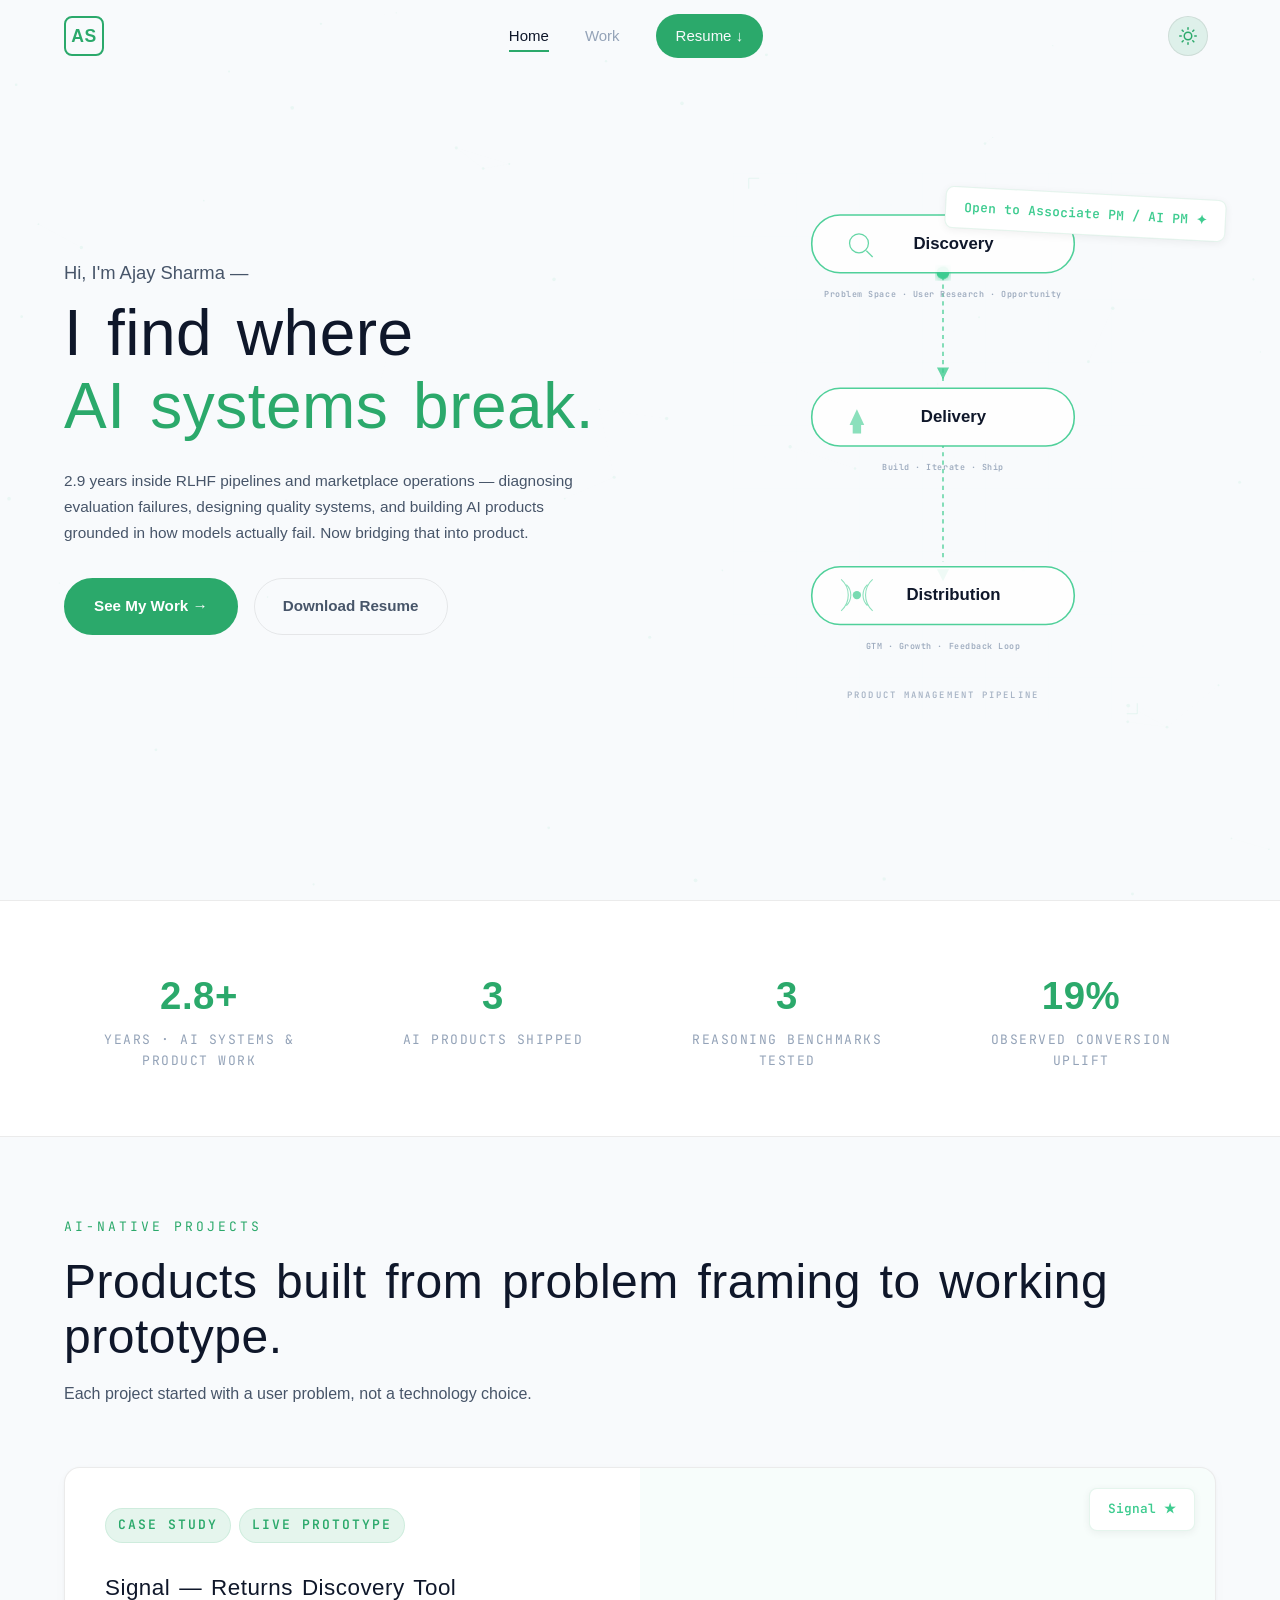
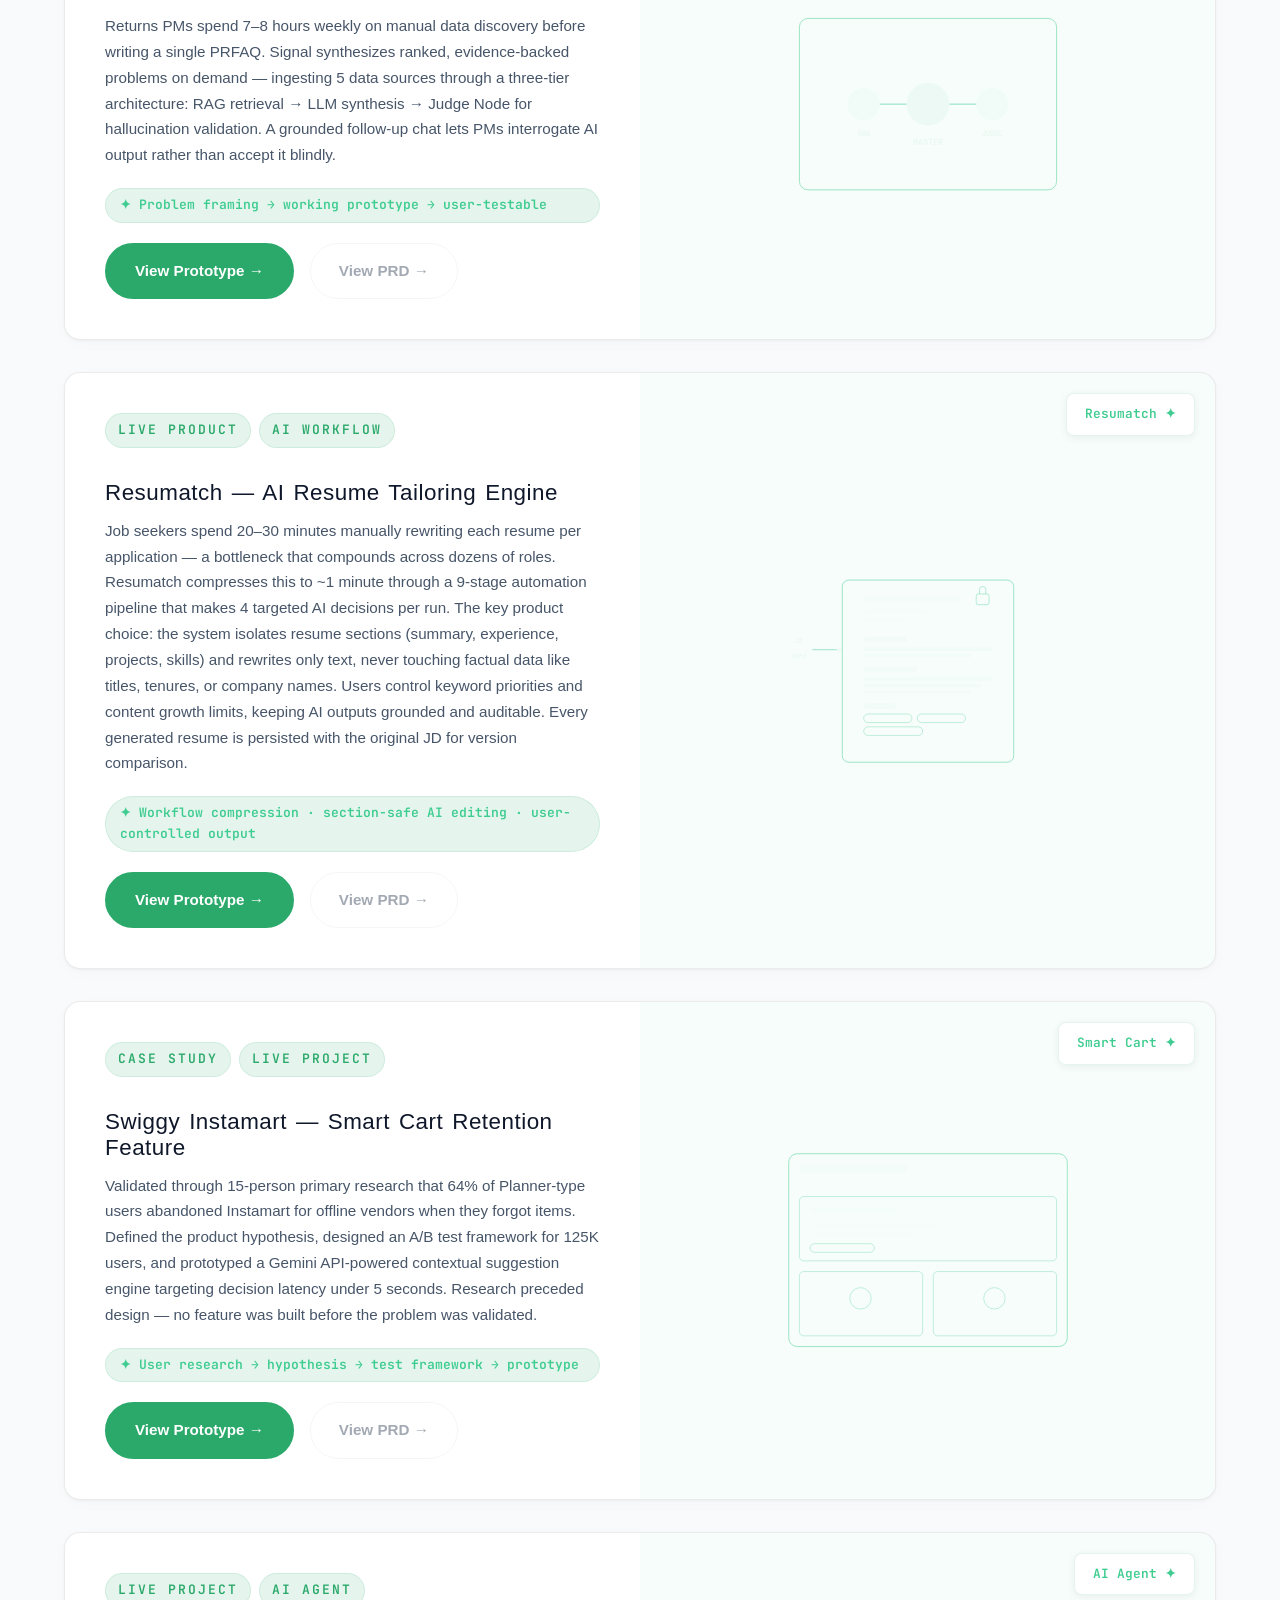
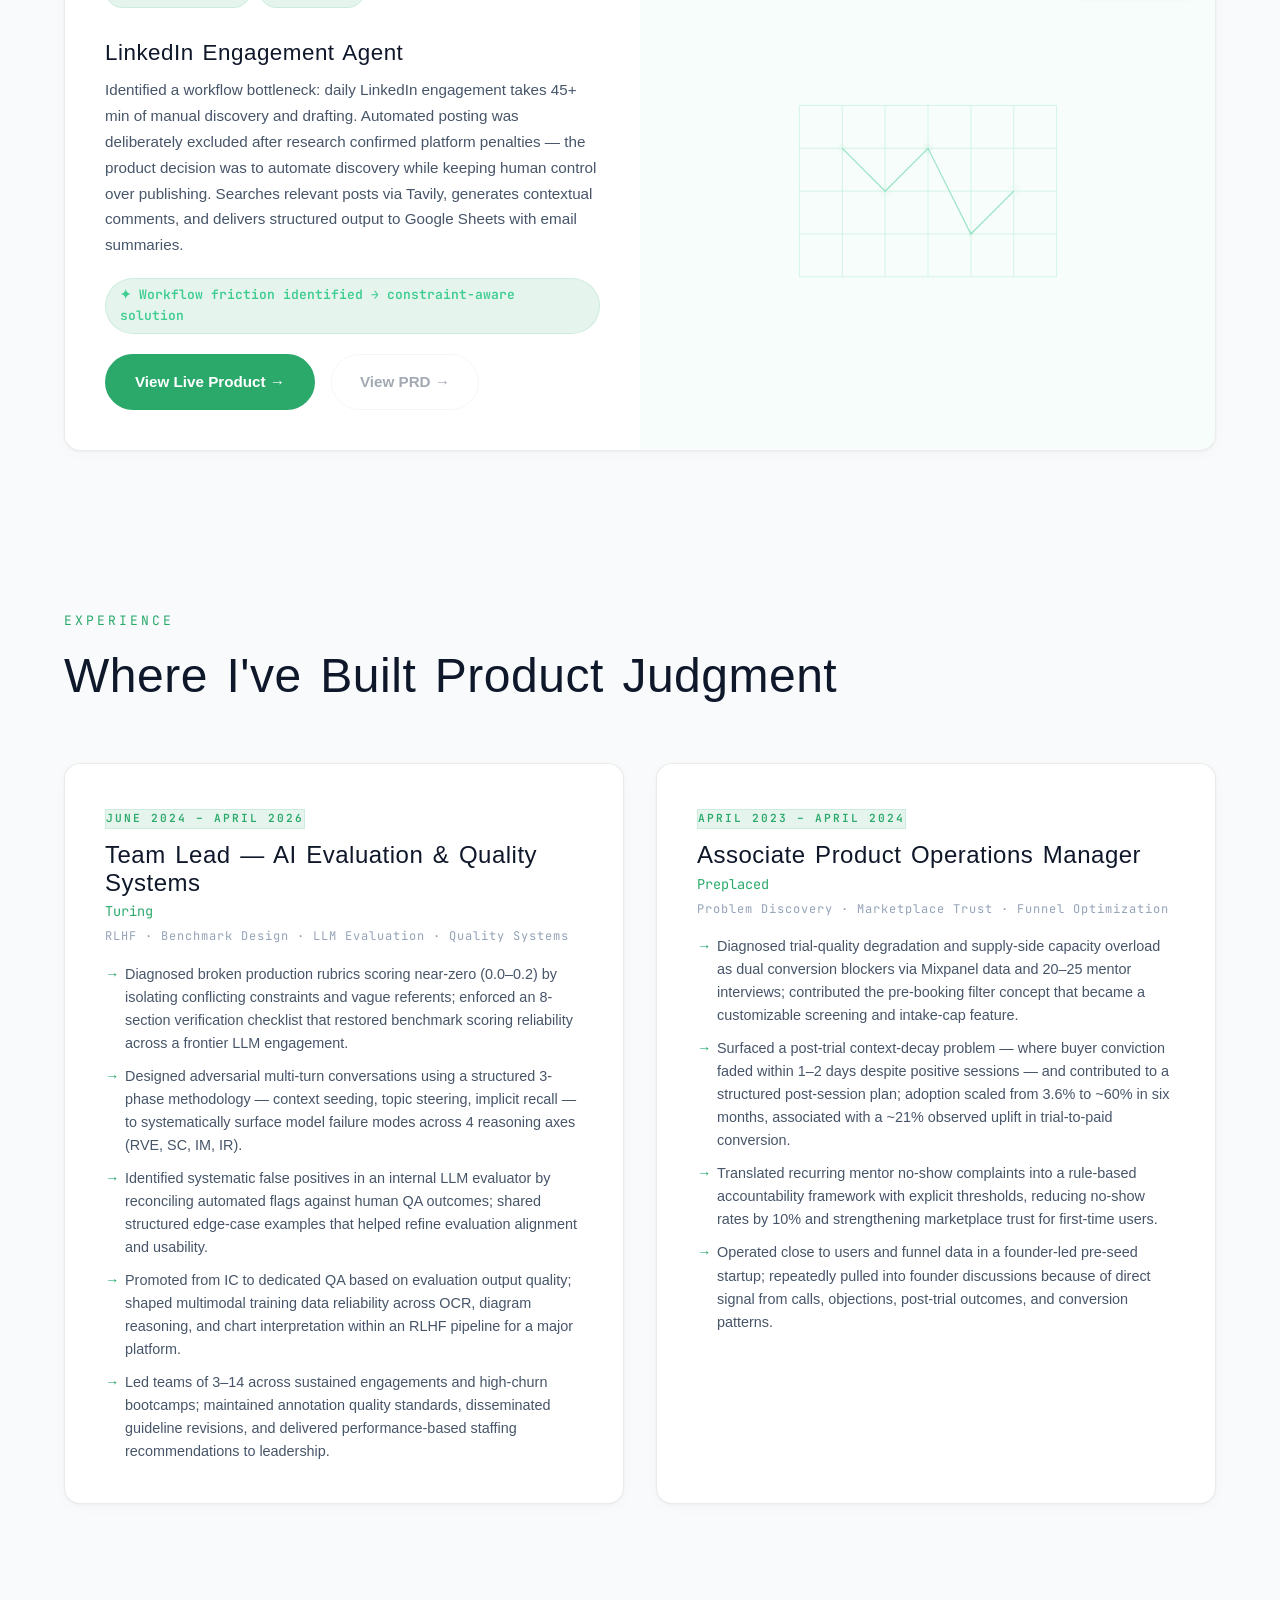
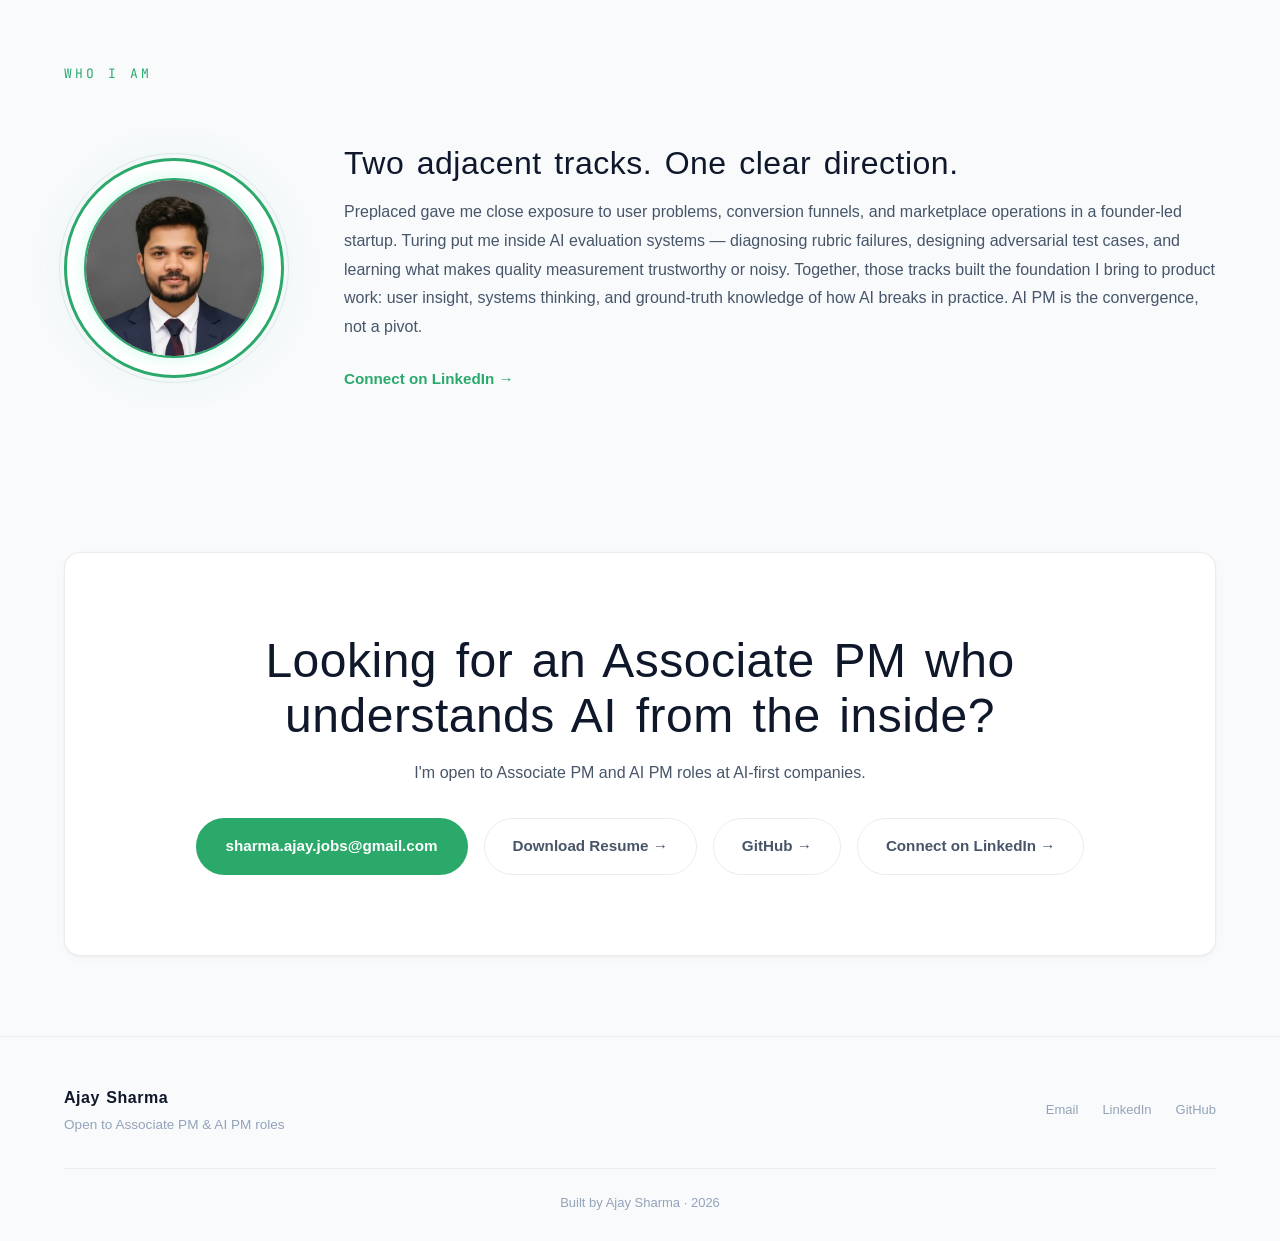
<file: index.html>
<!DOCTYPE html>
<html lang="en">

<head>
    <meta charset="UTF-8">
    <!-- Google tag (gtag.js) -->
    <script async src="https://www.googletagmanager.com/gtag/js?id=G-2LNCMH6HLH"></script>
    <script>
        window.dataLayer = window.dataLayer || [];
        function gtag() { dataLayer.push(arguments); }
        gtag('js', new Date());

        gtag('config', 'G-2LNCMH6HLH');
    </script>
    <meta name="viewport" content="width=device-width, initial-scale=1.0">
    <title>Ajay Sharma — Associate PM | AI Product Manager</title>
    <meta name="description"
        content="Product-minded professional with 2.9+ years inside RLHF pipelines and marketplace operations. Targeting Associate PM and AI PM roles.">
    <meta property="og:title" content="Ajay Sharma — Associate PM | AI Product Manager">
    <meta property="og:description"
        content="Product-minded professional with hands-on RLHF and marketplace operations experience. Open to Associate PM and AI PM roles.">
    <meta property="og:type" content="website">
    <link rel="icon"
        href="data:image/svg+xml,%3Csvg xmlns='http://www.w3.org/2000/svg' viewBox='0 0 64 64'%3E%3Ccircle cx='32' cy='32' r='32' fill='%230A0F0D'/%3E%3Ctext x='32' y='38' text-anchor='middle' fill='%2300E5A0' font-family='sans-serif' font-weight='600' font-size='24'%3EAS%3C/text%3E%3C/svg%3E">
    <link rel="preconnect" href="https://api.fontshare.com" crossorigin>
    <link rel="preconnect" href="https://fonts.googleapis.com">
    <link rel="preconnect" href="https://fonts.gstatic.com" crossorigin>
    <link rel="preconnect" href="https://www.googletagmanager.com" crossorigin>
    <link rel="preload" href="assets/ajay.webp" as="image" type="image/webp">
    <link rel="stylesheet"
        href="https://api.fontshare.com/v2/css?f[]=clash-display@400,500,600,700&f[]=satoshi@400,500,700&display=swap">
    <link rel="stylesheet" href="https://fonts.googleapis.com/css2?family=JetBrains+Mono:wght@400;500&display=swap">
    <link rel="stylesheet" href="css/style.css">
</head>

<body>

    <!-- ========== NAVBAR ========== -->
    <nav class="navbar" role="navigation" aria-label="Main navigation">
        <div class="container">
            <a href="index.html" class="nav-logo"><span>AS</span></a>
            <div class="nav-links">
                <a href="index.html">Home</a>
                <a href="#work">Work</a>
                <a href="assets/ajay_sharma_aipm_resume.pdf" target="_blank" rel="noopener noreferrer"
                    class="nav-cta">Resume ↓</a>
            </div>
            <button class="theme-toggle" aria-label="Toggle light/dark mode">
                <svg class="icon-sun" viewBox="0 0 24 24" fill="none" stroke="currentColor" stroke-width="2"
                    stroke-linecap="round" stroke-linejoin="round">
                    <circle cx="12" cy="12" r="5" />
                    <line x1="12" y1="1" x2="12" y2="3" />
                    <line x1="12" y1="21" x2="12" y2="23" />
                    <line x1="4.22" y1="4.22" x2="5.64" y2="5.64" />
                    <line x1="18.36" y1="18.36" x2="19.78" y2="19.78" />
                    <line x1="1" y1="12" x2="3" y2="12" />
                    <line x1="21" y1="12" x2="23" y2="12" />
                    <line x1="4.22" y1="19.78" x2="5.64" y2="18.36" />
                    <line x1="18.36" y1="5.64" x2="19.78" y2="4.22" />
                </svg>
                <svg class="icon-moon" viewBox="0 0 24 24" fill="none" stroke="currentColor" stroke-width="2"
                    stroke-linecap="round" stroke-linejoin="round">
                    <path d="M21 12.79A9 9 0 1 1 11.21 3 7 7 0 0 0 21 12.79z" />
                </svg>
            </button>
            <button class="nav-toggle" aria-label="Toggle navigation">
                <span></span><span></span><span></span>
            </button>
        </div>
    </nav>

    <main>

        <!-- ========== HERO ========== -->
        <section class="hero" id="hero">
            <canvas id="hero-canvas"></canvas>
            <div class="container">
                <div class="hero-grid">
                    <div class="hero-content">
                        <p class="hero-intro">Hi, I'm Ajay Sharma —</p>
                        <h1 class="hero-heading">
                            <span class="word">I</span>
                            <span class="word">find</span>
                            <span class="word">where</span><br>
                            <span class="word accent-text">AI</span>
                            <span class="word accent-text">systems</span>
                            <span class="word accent-text">break.</span>
                        </h1>
                        <p class="hero-sub">2.9 years inside RLHF pipelines and marketplace operations — diagnosing
                            evaluation failures, designing quality systems, and building AI products grounded in
                            how models actually fail. Now bridging that into product.</p>
                        <div class="btn-group">
                            <a href="#work" class="btn btn--primary">See My Work →</a>
                            <a href="assets/ajay_sharma_aipm_resume.pdf" target="_blank" rel="noopener noreferrer"
                                class="btn btn--secondary">Download
                                Resume</a>
                        </div>
                    </div>
                    <div class="hero-visual">
                        <div class="sticker sticker--hero">Open to Associate PM / AI PM ✦</div>
                        <!-- PM Pipeline: Discovery → Delivery → Distribution -->
                        <svg class="hero-pipeline-svg" viewBox="0 0 400 520" fill="none"
                            xmlns="http://www.w3.org/2000/svg">
                            <style>
                                .hero-pipeline-svg {
                                    --pm-accent: #3ECC90;
                                    --pm-fill: #0F1A14;
                                    --pm-text: #EAEDE8;
                                    --pm-muted: rgba(62, 204, 144, 0.4);
                                }

                                [data-theme="light"] .hero-pipeline-svg {
                                    --pm-fill: #FFFFFF;
                                    --pm-text: #1a1a1a;
                                }

                                /* Sequential glow */
                                @keyframes nodeGlow1 {

                                    0%,
                                    100% {
                                        opacity: 0.35;
                                    }

                                    10%,
                                    30% {
                                        opacity: 1;
                                    }
                                }

                                @keyframes nodeGlow2 {

                                    0%,
                                    100% {
                                        opacity: 0.35;
                                    }

                                    40%,
                                    60% {
                                        opacity: 1;
                                    }
                                }

                                @keyframes nodeGlow3 {

                                    0%,
                                    100% {
                                        opacity: 0.35;
                                    }

                                    70%,
                                    90% {
                                        opacity: 1;
                                    }
                                }

                                @keyframes labelFade1 {

                                    0%,
                                    100% {
                                        opacity: 0;
                                    }

                                    10%,
                                    30% {
                                        opacity: 0.7;
                                    }
                                }

                                @keyframes labelFade2 {

                                    0%,
                                    100% {
                                        opacity: 0;
                                    }

                                    40%,
                                    60% {
                                        opacity: 0.7;
                                    }
                                }

                                @keyframes labelFade3 {

                                    0%,
                                    100% {
                                        opacity: 0;
                                    }

                                    70%,
                                    90% {
                                        opacity: 0.7;
                                    }
                                }

                                @keyframes pulseTravel {
                                    0% {
                                        offset-distance: 0%;
                                        opacity: 0;
                                    }

                                    5% {
                                        opacity: 1;
                                    }

                                    95% {
                                        opacity: 1;
                                    }

                                    100% {
                                        offset-distance: 100%;
                                        opacity: 0;
                                    }
                                }

                                .pm-stage-1 {
                                    animation: nodeGlow1 6s ease-in-out infinite;
                                }

                                .pm-stage-2 {
                                    animation: nodeGlow2 6s ease-in-out infinite;
                                }

                                .pm-stage-3 {
                                    animation: nodeGlow3 6s ease-in-out infinite;
                                }

                                .pm-label-1 {
                                    animation: labelFade1 6s ease-in-out infinite;
                                }

                                .pm-label-2 {
                                    animation: labelFade2 6s ease-in-out infinite;
                                }

                                .pm-label-3 {
                                    animation: labelFade3 6s ease-in-out infinite;
                                }

                                .pm-pulse {
                                    offset-path: path('M200,95 C200,95 200,140 200,140 C200,180 200,200 200,260 C200,300 200,320 200,320 C200,360 200,400 200,430');
                                    animation: pulseTravel 3s linear infinite;
                                }
                            </style>

                            <!-- Subtle grid background -->
                            <defs>
                                <pattern id="heroGrid" width="30" height="30" patternUnits="userSpaceOnUse">
                                    <path d="M 30 0 L 0 0 0 30" fill="none" stroke="var(--pm-accent)"
                                        stroke-width="0.12" opacity="0.2" />
                                </pattern>
                                <filter id="glowFilter">
                                    <feGaussianBlur stdDeviation="4" result="blur" />
                                    <feMerge>
                                        <feMergeNode in="blur" />
                                        <feMergeNode in="SourceGraphic" />
                                    </feMerge>
                                </filter>
                            </defs>
                            <rect width="400" height="520" fill="url(#heroGrid)" opacity="0.5" />

                            <!-- ====== CONNECTING PATH ====== -->
                            <path d="M200 95 L200 200" stroke="var(--pm-accent)" stroke-width="1" stroke-dasharray="4 4"
                                opacity="0.2">
                                <animate attributeName="stroke-dashoffset" values="0;-16" dur="1.5s"
                                    repeatCount="indefinite" />
                            </path>
                            <path d="M200 260 L200 370" stroke="var(--pm-accent)" stroke-width="1"
                                stroke-dasharray="4 4" opacity="0.2">
                                <animate attributeName="stroke-dashoffset" values="0;-16" dur="1.5s" begin="0.5s"
                                    repeatCount="indefinite" />
                            </path>

                            <!-- Traveling pulse dot along full path -->
                            <circle r="4" fill="var(--pm-accent)" class="pm-pulse" filter="url(#glowFilter)" />

                            <!-- ====== NODE 1: DISCOVERY ====== -->
                            <g class="pm-stage-1">
                                <rect x="75" y="40" width="250" height="55" rx="27" fill="var(--pm-fill)"
                                    stroke="var(--pm-accent)" stroke-width="1.5" opacity="0.9" />
                                <!-- Magnifying glass icon -->
                                <circle cx="120" cy="67" r="9" stroke="var(--pm-accent)" stroke-width="1.2" fill="none"
                                    opacity="0.8" />
                                <line x1="127" y1="74" x2="133" y2="80" stroke="var(--pm-accent)" stroke-width="1.2"
                                    opacity="0.8" />
                                <!-- Label -->
                                <text x="210" y="72" text-anchor="middle" fill="var(--pm-text)"
                                    font-family="Inter, sans-serif" font-size="16" font-weight="600">Discovery</text>
                            </g>
                            <!-- Micro-label -->
                            <text x="200" y="118" text-anchor="middle" fill="var(--pm-accent)"
                                font-family="JetBrains Mono, monospace" font-size="8" letter-spacing="0.5"
                                class="pm-label-1">Problem Space · User Research · Opportunity</text>

                            <!-- ====== ARROW 1→2 ====== -->
                            <polygon points="195,195 200,205 205,195" fill="var(--pm-accent)" opacity="0.4" />

                            <!-- ====== NODE 2: DELIVERY ====== -->
                            <g class="pm-stage-2">
                                <rect x="75" y="205" width="250" height="55" rx="27" fill="var(--pm-fill)"
                                    stroke="var(--pm-accent)" stroke-width="1.5" opacity="0.9" />
                                <!-- Rocket icon -->
                                <path d="M118 225 L125 240 L122 240 L122 248 L114 248 L114 240 L111 240 Z"
                                    fill="var(--pm-accent)" opacity="0.6" />
                                <!-- Label -->
                                <text x="210" y="237" text-anchor="middle" fill="var(--pm-text)"
                                    font-family="Inter, sans-serif" font-size="16" font-weight="600">Delivery</text>
                            </g>
                            <!-- Micro-label -->
                            <text x="200" y="283" text-anchor="middle" fill="var(--pm-accent)"
                                font-family="JetBrains Mono, monospace" font-size="8" letter-spacing="0.5"
                                class="pm-label-2">Build · Iterate · Ship</text>

                            <!-- ====== ARROW 2→3 ====== -->
                            <polygon points="195,362 200,372 205,362" fill="var(--pm-accent)" opacity="0.4" />

                            <!-- ====== NODE 3: DISTRIBUTION ====== -->
                            <g class="pm-stage-3">
                                <rect x="75" y="375" width="250" height="55" rx="27" fill="var(--pm-fill)"
                                    stroke="var(--pm-accent)" stroke-width="1.5" opacity="0.9" />
                                <!-- Signal/broadcast icon -->
                                <circle cx="118" cy="402" r="4" fill="var(--pm-accent)" opacity="0.7" />
                                <path d="M108 392 A14 14 0 0 1 108 412" fill="none" stroke="var(--pm-accent)"
                                    stroke-width="1" opacity="0.4" />
                                <path d="M103 387 A20 20 0 0 1 103 417" fill="none" stroke="var(--pm-accent)"
                                    stroke-width="1" opacity="0.25" />
                                <path d="M128 392 A14 14 0 0 0 128 412" fill="none" stroke="var(--pm-accent)"
                                    stroke-width="1" opacity="0.4" />
                                <path d="M133 387 A20 20 0 0 0 133 417" fill="none" stroke="var(--pm-accent)"
                                    stroke-width="1" opacity="0.25" />
                                <!-- Label -->
                                <text x="210" y="407" text-anchor="middle" fill="var(--pm-text)"
                                    font-family="Inter, sans-serif" font-size="16" font-weight="600">Distribution</text>
                            </g>
                            <!-- Micro-label -->
                            <text x="200" y="453" text-anchor="middle" fill="var(--pm-accent)"
                                font-family="JetBrains Mono, monospace" font-size="8" letter-spacing="0.5"
                                class="pm-label-3">GTM · Growth · Feedback Loop</text>

                            <!-- Corner brackets -->
                            <path d="M15 15 L15 5 L25 5" stroke="var(--pm-accent)" stroke-width="0.5" opacity="0.2" />
                            <path d="M385 505 L385 515 L375 515" stroke="var(--pm-accent)" stroke-width="0.5"
                                opacity="0.2" />

                            <!-- Bottom annotation -->
                            <text x="200" y="500" text-anchor="middle" fill="#888888"
                                font-family="JetBrains Mono, monospace" font-size="8.5" letter-spacing="2" opacity="0.3"
                                class="pm-bottom-annotation">PRODUCT MANAGEMENT PIPELINE</text>
                        </svg>
                    </div>
                </div>
            </div>
        </section>

        <!-- ========== METRICS STRIP ========== -->
        <section class="metrics-strip">
            <div class="container">
                <div class="metrics-grid">
                    <div class="metric-item fade-in-up">
                        <div class="metric-value" data-count="2.9" data-suffix="+">0</div>
                        <div class="metric-label">Years · AI Systems & Product Work</div>
                    </div>
                    <div class="metric-item fade-in-up">
                        <div class="metric-value" data-count="4" data-suffix="">0</div>
                        <div class="metric-label">AI Products Shipped</div>
                    </div>
                    <div class="metric-item fade-in-up">
                        <div class="metric-value" data-count="4" data-suffix="">0</div>
                        <div class="metric-label">Reasoning Benchmarks Tested</div>
                    </div>
                    <div class="metric-item fade-in-up">
                        <div class="metric-value" data-count="21" data-suffix="%">0</div>
                        <div class="metric-label">Observed Conversion Uplift</div>
                    </div>
                </div>
            </div>
        </section>

        <!-- ========== FEATURED WORK ========== -->
        <section id="work">
            <div class="container">
                <div class="section-header fade-in-up">
                    <span class="section-label">AI-NATIVE PROJECTS</span>
                    <h2>Products built from problem framing to working prototype.</h2>
                    <p>Each project started with a user problem, not a technology choice.</p>
                </div>

                <div class="case-cards-stack">
                    <!-- Card 0 — Signal (Lead Case Study) -->
                    <article class="case-card fade-in-up">
                        <div class="case-card-inner">
                            <div class="case-card-content">
                                <div style="display: flex; gap: 8px; flex-wrap: wrap; margin-bottom: 16px;">
                                    <span class="tag">Case Study</span>
                                    <span class="tag">Live Prototype</span>
                                </div>
                                <h3>Signal — Returns Discovery Tool</h3>
                                <p>Returns PMs spend 7–8 hours weekly on manual data discovery before
                                    writing a single PRFAQ. Signal synthesizes ranked, evidence-backed problems
                                    on demand — ingesting 5 data sources through a three-tier architecture:
                                    RAG retrieval → LLM synthesis → Judge Node for hallucination validation.
                                    A grounded follow-up chat lets PMs interrogate AI output rather than
                                    accept it blindly.</p>
                                <span class="metric-pill">&#10022; Problem framing → working prototype →
                                    user-testable</span>
                                <div class="btn-group" style="margin-top: 20px;">
                                    <a href="https://signal.protonaiagents.com/" target="_blank"
                                        rel="noopener noreferrer" class="btn btn--primary">View Prototype &#8594;</a>
                                    <a class="btn btn--secondary" style="opacity: 0.5; cursor: not-allowed;"
                                        aria-disabled="true">View PRD
                                        &#8594;</a>
                                </div>
                            </div>
                            <div class="case-card-visual">
                                <div class="sticker">Signal ★</div>
                                <svg viewBox="0 0 280 200" fill="none" xmlns="http://www.w3.org/2000/svg">
                                    <rect x="20" y="20" width="240" height="160" rx="8" stroke="#00E5A0"
                                        stroke-width="0.8" opacity="0.4" />
                                    <circle cx="80" cy="100" r="15" fill="#00E5A0" opacity="0.3" />
                                    <circle cx="140" cy="100" r="20" fill="#00E5A0" opacity="0.5" />
                                    <circle cx="200" cy="100" r="15" fill="#00E5A0" opacity="0.3" />
                                    <line x1="95" y1="100" x2="120" y2="100" stroke="#00E5A0" stroke-width="1"
                                        opacity="0.5" />
                                    <line x1="160" y1="100" x2="185" y2="100" stroke="#00E5A0" stroke-width="1"
                                        opacity="0.5" />
                                    <text x="80" y="130" text-anchor="middle" fill="#00E5A0"
                                        font-family="JetBrains Mono, monospace" font-size="7" opacity="0.5">RAG</text>
                                    <text x="140" y="138" text-anchor="middle" fill="#00E5A0"
                                        font-family="JetBrains Mono, monospace" font-size="8"
                                        opacity="0.7">MASTER</text>
                                    <text x="200" y="130" text-anchor="middle" fill="#00E5A0"
                                        font-family="JetBrains Mono, monospace" font-size="7" opacity="0.5">JUDGE</text>
                                </svg>
                            </div>
                        </div>
                    </article>

                    <!-- Card 1 — Resumatch (Apr 2026) -->
                    <article class="case-card fade-in-up">
                        <div class="case-card-inner">
                            <div class="case-card-content">
                                <div style="display: flex; gap: 8px; flex-wrap: wrap; margin-bottom: 16px;">
                                    <span class="tag">Live Product</span>
                                    <span class="tag">AI Workflow</span>
                                </div>
                                <h3>Resumatch &#8212; AI Resume Tailoring Engine</h3>
                                <p>Job seekers spend 20&#8211;30 minutes manually rewriting each resume per
                                    application &#8212; a bottleneck that compounds across dozens of roles.
                                    Resumatch compresses this to ~1 minute through a 9-stage automation
                                    pipeline that makes 4 targeted AI decisions per run. The key product
                                    choice: the system isolates resume sections (summary, experience,
                                    projects, skills) and rewrites only text, never touching factual data
                                    like titles, tenures, or company names. Users control keyword
                                    priorities and content growth limits, keeping AI outputs grounded
                                    and auditable. Every generated resume is persisted with the original
                                    JD for version comparison.</p>
                                <span class="metric-pill">&#10022; Workflow compression &#183; section-safe AI editing
                                    &#183; user-controlled output</span>
                                <div class="btn-group" style="margin-top: 20px;">
                                    <a href="https://resumatch.protonaiagents.com/" target="_blank"
                                        rel="noopener noreferrer" class="btn btn--primary">View Prototype &#8594;</a>
                                    <a class="btn btn--secondary" style="opacity: 0.5; cursor: not-allowed;"
                                        aria-disabled="true">View PRD
                                        &#8594;</a>
                                </div>
                            </div>
                            <div class="case-card-visual">
                                <div class="sticker">Resumatch &#10022;</div>
                                <svg viewBox="0 0 280 200" fill="none" xmlns="http://www.w3.org/2000/svg">
                                    <!-- Document outline -->
                                    <rect x="60" y="15" width="160" height="170" rx="6" stroke="#00E5A0"
                                        stroke-width="0.8" opacity="0.4" />
                                    <!-- Header lines (locked) -->
                                    <rect x="80" y="30" width="90" height="6" rx="2" fill="#00E5A0" opacity="0.15" />
                                    <rect x="80" y="42" width="60" height="4" rx="2" fill="#00E5A0" opacity="0.08" />
                                    <rect x="80" y="50" width="40" height="4" rx="2" fill="#00E5A0" opacity="0.08" />
                                    <!-- Divider -->
                                    <rect x="70" y="60" width="140" height="1" fill="#00E5A0" opacity="0.12" />
                                    <!-- Section 1: summary (rewritten glow) -->
                                    <rect x="80" y="68" width="40" height="5" rx="2" fill="#00E5A0" opacity="0.25" />
                                    <rect x="80" y="78" width="120" height="3" rx="1" fill="#00E5A0" opacity="0.35" />
                                    <rect x="80" y="84" width="100" height="3" rx="1" fill="#00E5A0" opacity="0.30" />
                                    <!-- Section 2: experience (rewritten glow) -->
                                    <rect x="80" y="96" width="50" height="5" rx="2" fill="#00E5A0" opacity="0.25" />
                                    <rect x="80" y="106" width="120" height="3" rx="1" fill="#00E5A0" opacity="0.30" />
                                    <rect x="80" y="112" width="110" height="3" rx="1" fill="#00E5A0" opacity="0.25" />
                                    <rect x="80" y="118" width="100" height="3" rx="1" fill="#00E5A0" opacity="0.20" />
                                    <!-- Section 3: skills (rewritten glow) -->
                                    <rect x="80" y="130" width="30" height="5" rx="2" fill="#00E5A0" opacity="0.25" />
                                    <rect x="80" y="140" width="45" height="8" rx="4" stroke="#00E5A0"
                                        stroke-width="0.5" opacity="0.3" />
                                    <rect x="130" y="140" width="45" height="8" rx="4" stroke="#00E5A0"
                                        stroke-width="0.5" opacity="0.3" />
                                    <rect x="80" y="152" width="55" height="8" rx="4" stroke="#00E5A0"
                                        stroke-width="0.5" opacity="0.2" />
                                    <!-- AI arrow indicator -->
                                    <line x1="32" y1="80" x2="55" y2="80" stroke="#00E5A0" stroke-width="0.8"
                                        opacity="0.4" />
                                    <polygon points="55,77 62,80 55,83" fill="#00E5A0" opacity="0.4" />
                                    <text x="20" y="74" text-anchor="middle" fill="#00E5A0"
                                        font-family="JetBrains Mono, monospace" font-size="6" opacity="0.4">JD</text>
                                    <text x="20" y="88" text-anchor="middle" fill="#00E5A0"
                                        font-family="JetBrains Mono, monospace" font-size="5" opacity="0.3">INPUT</text>
                                    <!-- Lock icon on header -->
                                    <rect x="185" y="28" width="12" height="10" rx="2" stroke="#00E5A0"
                                        stroke-width="0.6" opacity="0.3" />
                                    <path d="M188 28 L188 24 A3 3 0 0 1 194 24 L194 28" stroke="#00E5A0"
                                        stroke-width="0.6" fill="none" opacity="0.3" />
                                </svg>
                            </div>
                        </div>
                    </article>

                    <!-- Card 2 — Swiggy Instamart Retention Feature -->
                    <article class="case-card fade-in-up">
                        <div class="case-card-inner">
                            <div class="case-card-content">
                                <div style="display: flex; gap: 8px; flex-wrap: wrap; margin-bottom: 16px;">
                                    <span class="tag">Case Study</span>
                                    <span class="tag">Live Project</span>
                                </div>
                                <h3>Swiggy Instamart — Smart Cart Retention Feature</h3>
                                <p>Validated through 15-person primary research that 64% of Planner-type users
                                    abandoned Instamart for offline vendors when they forgot items. Defined the
                                    product hypothesis, designed an A/B test framework for 125K users, and
                                    prototyped a Gemini API-powered contextual suggestion engine targeting
                                    decision latency under 5 seconds. Research preceded design — no feature was
                                    built before the problem was validated.</p>
                                <span class="metric-pill">&#10022; User research → hypothesis → test framework →
                                    prototype</span>
                                <div class="btn-group" style="margin-top: 20px;">
                                    <a href="https://smartcartrecommendations.protonaiagents.com/" target="_blank"
                                        rel="noopener noreferrer" class="btn btn--primary">View Prototype &#8594;</a>
                                    <a class="btn btn--secondary" style="opacity: 0.5; cursor: not-allowed;"
                                        aria-disabled="true">View PRD
                                        &#8594;</a>
                                </div>
                            </div>
                            <div class="case-card-visual">
                                <div class="sticker">Smart Cart &#10022;</div>
                                <svg viewBox="0 0 280 200" fill="none" xmlns="http://www.w3.org/2000/svg">
                                    <rect x="10" y="10" width="260" height="180" rx="8" stroke="#00E5A0"
                                        stroke-width="0.8" opacity="0.4" />
                                    <rect x="20" y="20" width="100" height="8" rx="2" fill="#00E5A0" opacity="0.15" />
                                    <rect x="20" y="38" width="240" height="1" fill="#00E5A0" opacity="0.1" />
                                    <rect x="20" y="50" width="240" height="60" rx="4" stroke="#00E5A0"
                                        stroke-width="0.5" opacity="0.2" />
                                    <rect x="30" y="60" width="80" height="6" rx="2" fill="#00E5A0" opacity="0.12" />
                                    <rect x="30" y="74" width="120" height="4" rx="2" fill="#00E5A0" opacity="0.08" />
                                    <rect x="30" y="84" width="100" height="4" rx="2" fill="#00E5A0" opacity="0.08" />
                                    <rect x="30" y="94" width="60" height="8" rx="4" stroke="#00E5A0" stroke-width="0.5"
                                        opacity="0.2" />
                                    <rect x="20" y="120" width="115" height="60" rx="4" stroke="#00E5A0"
                                        stroke-width="0.5" opacity="0.2" />
                                    <rect x="145" y="120" width="115" height="60" rx="4" stroke="#00E5A0"
                                        stroke-width="0.5" opacity="0.2" />
                                    <circle cx="77" cy="145" r="10" stroke="#00E5A0" stroke-width="0.5" opacity="0.2" />
                                    <circle cx="202" cy="145" r="10" stroke="#00E5A0" stroke-width="0.5"
                                        opacity="0.2" />
                                </svg>
                            </div>
                        </div>
                    </article>

                    <!-- Card 3 — LinkedIn Engagement Agent (Feb 2026) -->
                    <article class="case-card fade-in-up">
                        <div class="case-card-inner">
                            <div class="case-card-content">
                                <div style="display: flex; gap: 8px; flex-wrap: wrap; margin-bottom: 16px;">
                                    <span class="tag">Live Project</span>
                                    <span class="tag">AI Agent</span>
                                </div>
                                <h3>LinkedIn Engagement Agent</h3>
                                <p>Identified a workflow bottleneck: daily LinkedIn engagement takes 45+ min
                                    of manual discovery and drafting. Automated posting was deliberately excluded
                                    after research confirmed platform penalties — the product decision was to
                                    automate discovery while keeping human control over publishing. Searches
                                    relevant posts via Tavily, generates contextual comments, and delivers
                                    structured output to Google Sheets with email summaries.</p>
                                <span class="metric-pill">&#10022; Workflow friction identified → constraint-aware
                                    solution</span>
                                <div class="btn-group" style="margin-top: 20px;">
                                    <a href="https://linkedinengage.protonaiagents.com/" target="_blank"
                                        rel="noopener noreferrer" class="btn btn--primary">View Live Product &#8594;</a>
                                    <a class="btn btn--secondary" style="opacity: 0.5; cursor: not-allowed;"
                                        aria-disabled="true">View PRD
                                        &#8594;</a>
                                </div>
                            </div>
                            <div class="case-card-visual">
                                <div class="sticker">AI Agent &#10022;</div>
                                <svg viewBox="0 0 280 200" fill="none" xmlns="http://www.w3.org/2000/svg">
                                    <line x1="20" y1="20" x2="20" y2="180" stroke="#00E5A0" stroke-width="0.3"
                                        opacity="0.2" />
                                    <line x1="60" y1="20" x2="60" y2="180" stroke="#00E5A0" stroke-width="0.3"
                                        opacity="0.2" />
                                    <line x1="100" y1="20" x2="100" y2="180" stroke="#00E5A0" stroke-width="0.3"
                                        opacity="0.2" />
                                    <line x1="140" y1="20" x2="140" y2="180" stroke="#00E5A0" stroke-width="0.3"
                                        opacity="0.2" />
                                    <line x1="180" y1="20" x2="180" y2="180" stroke="#00E5A0" stroke-width="0.3"
                                        opacity="0.2" />
                                    <line x1="220" y1="20" x2="220" y2="180" stroke="#00E5A0" stroke-width="0.3"
                                        opacity="0.2" />
                                    <line x1="260" y1="20" x2="260" y2="180" stroke="#00E5A0" stroke-width="0.3"
                                        opacity="0.2" />
                                    <line x1="20" y1="20" x2="260" y2="20" stroke="#00E5A0" stroke-width="0.3"
                                        opacity="0.2" />
                                    <line x1="20" y1="60" x2="260" y2="60" stroke="#00E5A0" stroke-width="0.3"
                                        opacity="0.2" />
                                    <line x1="20" y1="100" x2="260" y2="100" stroke="#00E5A0" stroke-width="0.3"
                                        opacity="0.2" />
                                    <line x1="20" y1="140" x2="260" y2="140" stroke="#00E5A0" stroke-width="0.3"
                                        opacity="0.2" />
                                    <line x1="20" y1="180" x2="260" y2="180" stroke="#00E5A0" stroke-width="0.3"
                                        opacity="0.2" />
                                    <circle cx="60" cy="60" r="4" fill="#00E5A0" opacity="0.4" />
                                    <circle cx="140" cy="60" r="5" fill="#00E5A0" opacity="0.5" />
                                    <circle cx="100" cy="100" r="6" fill="#00E5A0" opacity="0.3" />
                                    <circle cx="220" cy="100" r="7" fill="#00E5A0" opacity="0.2" />
                                    <circle cx="180" cy="140" r="4" fill="#00E5A0" opacity="0.3" />
                                    <polyline points="60,60 100,100 140,60 180,140 220,100" stroke="#00E5A0"
                                        stroke-width="1" fill="none" opacity="0.3" />
                                </svg>
                            </div>
                        </div>
                    </article>
                </div>

            </div>
        </section>


        <!-- ========== EXPERIENCE ========== -->
        <section id="experience">
            <div class="container">
                <div class="section-header fade-in-up">
                    <span class="section-label">EXPERIENCE</span>
                    <h2>Where I've Built Product Judgment</h2>
                </div>
                <div class="experience-grid stagger-children">
                    <div class="experience-card fade-in-up">
                        <span class="tag">June 2024 &#8211; April 2026</span>
                        <h3>Team Lead — AI Evaluation & Quality Systems</h3>
                        <p class="company">Turing</p>
                        <span
                            style="font-family: var(--font-mono); font-size: 0.75rem; color: var(--text-muted); letter-spacing: 1px; display: block; margin-bottom: 16px;">RLHF
                            · Benchmark Design · LLM Evaluation · Quality Systems</span>
                        <ul>
                            <li>Diagnosed broken production rubrics scoring near-zero (0.0–0.2) by isolating conflicting
                                constraints and vague referents; enforced an 8-section verification checklist that
                                restored benchmark scoring reliability across a frontier LLM engagement.</li>
                            <li>Designed adversarial multi-turn conversations using a structured 3-phase methodology —
                                context seeding, topic steering, implicit recall — to systematically surface model
                                failure modes across 4 reasoning axes (RVE, SC, IM, IR).</li>
                            <li>Identified systematic false positives in an internal LLM evaluator by reconciling
                                automated flags against human QA outcomes; shared structured edge-case examples that
                                helped refine evaluation alignment and usability.</li>
                            <li>Promoted from IC to dedicated QA based on evaluation output quality; shaped multimodal
                                training data reliability across OCR, diagram reasoning, and chart interpretation
                                within an RLHF pipeline for a major platform.</li>
                            <li>Led teams of 3–14 across sustained engagements and high-churn bootcamps; maintained
                                annotation quality standards, disseminated guideline revisions, and delivered
                                performance-based staffing recommendations to leadership.</li>
                        </ul>
                    </div>
                    <div class="experience-card fade-in-up">
                        <span class="tag">April 2023 &#8211; April 2024</span>
                        <h3>Associate Product Operations Manager</h3>
                        <p class="company">Preplaced</p>
                        <span
                            style="font-family: var(--font-mono); font-size: 0.75rem; color: var(--text-muted); letter-spacing: 1px; display: block; margin-bottom: 16px;">Problem
                            Discovery · Marketplace Trust · Funnel Optimization</span>
                        <ul>
                            <li>Diagnosed trial-quality degradation and supply-side capacity overload as dual conversion
                                blockers via Mixpanel data and 20–25 mentor interviews; contributed the pre-booking
                                filter concept that became a customizable screening and intake-cap feature.</li>
                            <li>Surfaced a post-trial context-decay problem — where buyer conviction faded within 1–2
                                days despite positive sessions — and contributed to a structured post-session plan;
                                adoption scaled from 3.6% to ~60% in six months, associated with a ~21% observed
                                uplift in trial-to-paid conversion.</li>
                            <li>Translated recurring mentor no-show complaints into a rule-based accountability
                                framework with explicit thresholds, reducing no-show rates by 10% and strengthening
                                marketplace trust for first-time users.</li>
                            <li>Operated close to users and funnel data in a founder-led pre-seed startup; repeatedly
                                pulled into founder discussions because of direct signal from calls, objections,
                                post-trial outcomes, and conversion patterns.</li>
                        </ul>
                    </div>
                </div>
            </div>
        </section>



        <!-- ========== ABOUT STRIP ========== -->
        <section id="about-strip">
            <div class="container">
                <div class="section-header fade-in-up">
                    <span class="section-label">WHO I AM</span>
                </div>
                <div class="about-strip fade-in-up">
                    <div class="portrait-placeholder">
                        <picture>
                            <source srcset="assets/ajay.webp" type="image/webp">
                            <img src="assets/ajay.jpg" alt="Ajay Sharma" class="portrait" loading="eager" width="180"
                                height="180">
                        </picture>
                    </div>
                    <div class="about-strip-content">
                        <h2>Two adjacent tracks. One clear direction.</h2>
                        <p>Preplaced gave me close exposure to user problems, conversion funnels, and marketplace
                            operations in a founder-led startup. Turing put me inside AI evaluation systems —
                            diagnosing rubric failures, designing adversarial test cases, and learning what makes
                            quality measurement trustworthy or noisy. Together, those tracks built the foundation
                            I bring to product work: user insight, systems thinking, and ground-truth knowledge
                            of how AI breaks in practice. AI PM is the convergence, not a pivot.
                        </p>
                        <a href="https://www.linkedin.com/in/workwithajay/" target="_blank" rel="noopener noreferrer"
                            class="text-link">Connect on LinkedIn →</a>
                    </div>
                </div>
            </div>
        </section>



        <!-- ========== CONTACT CTA ========== -->
        <section id="contact-cta">
            <div class="container">
                <div class="contact-cta fade-in-up">
                    <h2>Looking for an Associate PM who understands AI from the inside?</h2>
                    <p>I'm open to Associate PM and AI PM roles at AI-first companies.</p>
                    <div class="btn-group">
                        <a href="#" class="btn btn--primary contact-email-link" title="Get in touch">Email Me →</a>
                        <a href="assets/ajay_sharma_aipm_resume.pdf" target="_blank" rel="noopener noreferrer"
                            class="btn btn--secondary">Download Resume →</a>
                        <a href="https://github.com/reagleai/" target="_blank" rel="noopener noreferrer"
                            class="btn btn--secondary">GitHub →</a>
                        <a href="https://www.linkedin.com/in/workwithajay/" target="_blank" rel="noopener noreferrer"
                            class="btn btn--secondary">Connect on LinkedIn →</a>
                    </div>
                </div>
            </div>
        </section>

    </main>

    <!-- ========== FOOTER ========== -->
    <footer class="footer">
        <div class="container">
            <div class="footer-inner">
                <div class="footer-left">
                    <span class="footer-name">Ajay Sharma</span>
                    <span class="footer-tagline">Open to Associate PM & AI PM roles</span>
                </div>
                <div class="footer-links">
                    <a href="#" class="contact-email-link">Email</a>
                    <a href="https://www.linkedin.com/in/workwithajay/" target="_blank"
                        rel="noopener noreferrer">LinkedIn</a>
                    <a href="https://github.com/reagleai/" target="_blank" rel="noopener noreferrer">GitHub</a>
                </div>
            </div>
            <div class="footer-credit">
                Built by Ajay Sharma · 2026
            </div>
        </div>
    </footer>

    <script src="js/main.js" defer></script>
</body>

</html>
</file>
<file: css/style.css>
/* ============================================
   AJAY SHARMA — GROWTH PM PORTFOLIO
   Design System & Global Styles
   ============================================ */

/* ---- Fonts loaded via <link> in HTML head ---- */

/* ============================================
   CSS CUSTOM PROPERTIES
   ============================================ */
:root {
    /* Colors — Dark Theme (default) */
    /* Surfaces (Neutral Cool Slate) */
    --bg-base: #0B1215;
    --bg-surface: #151C21;
    --bg-surface-elevated: #1D262D;
    --bg-card: #151C21;
    --bg-card-hover: #1D262D;

    /* Brand Accent (Emerald Teal) */
    --accent: #3ECC90;
    --accent-bright: #68DCA0;
    --accent-dim: rgba(62, 204, 144, 0.12);
    --accent-glow: rgba(62, 204, 144, 0.20);

    /* Typography Hierarchy */
    --text-primary: #F8FAFC;
    --text-secondary: #94A3B8;
    --text-muted: #64748B;
    --text-faint: #334155;
    --text-heading: #F8FAFC;

    /* Utility & Semantic Borders */
    --border-subtle: rgba(255, 255, 255, 0.08);
    --border-strong: rgba(255, 255, 255, 0.15);
    --border-glow: rgba(62, 204, 144, 0.15);
    --border-glow-hover: rgba(62, 204, 144, 0.32);

    /* Semantic Status */
    --status-success: #10B981;
    --status-warning: #F59E0B;
    --status-error: #EF4444;
    --status-info: #3B82F6;

    /* Shadows */
    --shadow-base: 0 4px 24px rgba(0, 0, 0, 0.3);
    --shadow-glow: 0 0 24px rgba(62, 204, 144, 0.12);
    --shadow-glow-hover: 0 0 30px rgba(62, 204, 144, 0.22);
    --card-shadow: none;
    --card-shadow-hover: none;

    /* Nav */
    --nav-scrolled-bg: rgba(11, 18, 21, 0.88);
    --mobile-overlay-bg: rgba(11, 18, 21, 0.97);

    /* Typography */
    --font-heading: 'Clash Display', sans-serif;
    --font-body: 'Satoshi', sans-serif;
    --font-mono: 'JetBrains Mono', monospace;

    /* Sizing */
    --container-max: 1200px;
    --container-wide: 1400px;
    --nav-height: 72px;
    --section-padding: 80px;
    --section-padding-mobile: 48px;
    --border-radius: 16px;
    --border-radius-sm: 8px;
    --border-radius-pill: 999px;

    /* Transitions */
    --transition-fast: 0.2s ease;
    --transition-base: 0.3s ease;
    --transition-slow: 0.5s ease;
}

/* Global Reset for Horizontal Scroll */
html, body {
    overflow-x: hidden;
    width: 100%;
}

/* ============================================
   LIGHT MODE THEME
   ============================================ */
[data-theme="light"] {
    /* Surfaces */
    --bg-base: #F8FAFC;
    --bg-surface: #FFFFFF;
    --bg-surface-elevated: #FFFFFF;
    --bg-card: #FFFFFF;
    --bg-card-hover: #F1F5F9;

    /* Brand Accent (unified hue, darkened for contrast) */
    --accent: #2BA96B;
    --accent-bright: #3ECC90;
    --accent-dim: rgba(43, 169, 107, 0.12);
    --accent-glow: rgba(43, 169, 107, 0.20);

    /* Text Hierarchy */
    --text-heading: #0F172A;
    --text-primary: #0F172A;
    --text-secondary: #475569;
    --text-muted: #94A3B8;
    --text-faint: #CBD5E1;

    /* Borders */
    --border-subtle: rgba(0, 0, 0, 0.08);
    --border-strong: rgba(0, 0, 0, 0.15);
    --border-glow: rgba(0, 0, 0, 0.08);
    --border-glow-hover: rgba(43, 169, 107, 0.40);

    /* Shadows */
    --shadow-base: 0 4px 16px rgba(0, 0, 0, 0.04);
    --shadow-glow: none;
    --shadow-glow-hover: 0 4px 20px rgba(0, 0, 0, 0.05);
    --card-shadow: 0 1px 3px rgba(0, 0, 0, 0.04), 0 4px 16px rgba(0, 0, 0, 0.02);
    --card-shadow-hover: 0 4px 12px rgba(0, 0, 0, 0.05), 0 8px 32px rgba(0, 0, 0, 0.04);

    /* Nav */
    --nav-scrolled-bg: rgba(248, 250, 252, 0.88);
    --mobile-overlay-bg: rgba(248, 250, 252, 0.97);
}

/* Base text overrides — body text maps to --text-secondary for readability */
[data-theme="light"] p {
    color: var(--text-secondary);
}

/* Components: Cards */
[data-theme="light"] .case-card,
[data-theme="light"] .experience-card {
    border: 1px solid var(--border-subtle);
    background: var(--bg-surface);
    box-shadow: var(--card-shadow);
}
[data-theme="light"] .case-card:hover,
[data-theme="light"] .experience-card:hover {
    border-color: var(--accent-glow);
    box-shadow: var(--shadow-glow-hover, var(--card-shadow-hover));
}

/* Components: Tags & Pills */
[data-theme="light"] .tag,
[data-theme="light"] .metric-pill,
[data-theme="light"] .sticker {
    background: var(--accent-dim);
    color: var(--accent-bright);
    border: 1px solid var(--accent-dim) !important;
    font-weight: 600;
}

/* Components: Buttons */
[data-theme="light"] .btn--primary {
    background: var(--accent);
    color: #FFFFFF !important;
    border-color: var(--accent);
}
[data-theme="light"] .btn--primary:hover {
    background: var(--accent-bright);
    border-color: var(--accent-bright);
}
[data-theme="light"] .btn--secondary {
    background: transparent;
    color: var(--text-secondary);
    border: 1px solid var(--border-subtle);
}
[data-theme="light"] .btn--secondary:hover {
    background: var(--accent-dim);
    color: var(--accent) !important;
    border-color: var(--accent);
}

/* Diagrams */
[data-theme="light"] #lifecycle-svg {
    --lc-stroke: rgba(22, 163, 74, 0.8) !important;
    --lc-text: var(--text-heading) !important;
}

[data-theme="light"] .hero-visual svg *[fill="#00E5A0"],
[data-theme="light"] .case-card-visual svg *[fill="#00E5A0"],
[data-theme="light"] .hero-visual svg *[fill="#4AE8B5"],
[data-theme="light"] .case-card-visual svg *[fill="#4AE8B5"] {
    fill: var(--accent-dim) !important;
}

[data-theme="light"] .hero-visual svg *[stroke="#00E5A0"],
[data-theme="light"] .case-card-visual svg *[stroke="#00E5A0"],
[data-theme="light"] .hero-visual svg *[stroke="#4AE8B5"],
[data-theme="light"] .case-card-visual svg *[stroke="#4AE8B5"] {
    stroke: var(--accent-bright) !important;
    opacity: 0.8 !important;
}

[data-theme="light"] .case-card-visual svg text {
    fill: var(--text-heading) !important;
    opacity: 1 !important;
}

/* Product Management Pipeline Overrides */
[data-theme="light"] .hero-pipeline-svg path[stroke-dasharray] {
    stroke: var(--accent-bright) !important;
    stroke-width: 1.5 !important;
    opacity: 0.8 !important;
}

[data-theme="light"] .hero-pipeline-svg polygon {
    fill: var(--accent-bright) !important;
    opacity: 0.8 !important;
    transform: scale(1.15);
    transform-origin: center;
}

[data-theme="light"] .hero-pipeline-svg .pm-pulse {
    fill: var(--accent-bright) !important;
    r: 6 !important;
}

[data-theme="light"] .hero-pipeline-svg text.pm-label-1,
[data-theme="light"] .hero-pipeline-svg text.pm-label-2,
[data-theme="light"] .hero-pipeline-svg text.pm-label-3 {
    fill: var(--text-muted) !important;
    font-weight: 600 !important;
    opacity: 0.9 !important;
}

[data-theme="light"] .pm-stage-3 path {
    stroke: var(--accent-bright) !important;
    opacity: 0.6 !important;
}

[data-theme="light"] .pm-bottom-annotation {
    fill: var(--text-muted) !important;
    opacity: 0.8 !important;
    font-weight: 600 !important;
}

[data-theme="light"] .hero-pipeline-svg .pm-stage-1 text,
[data-theme="light"] .hero-pipeline-svg .pm-stage-2 text,
[data-theme="light"] .hero-pipeline-svg .pm-stage-3 text {
    fill: var(--text-heading) !important;
    font-weight: 700 !important;
}

/* ============================================
   RESET & BASE
   ============================================ */
*,
*::before,
*::after {
    margin: 0;
    padding: 0;
    box-sizing: border-box;
}

html {
    scroll-behavior: smooth;
    font-size: 16px;
    -webkit-font-smoothing: antialiased;
    -moz-osx-font-smoothing: grayscale;
}

body {
    font-family: var(--font-body);
    background-color: var(--bg-base);
    color: var(--text-primary);
    line-height: 1.6;
    overflow-x: hidden;
    min-height: 100vh;
}

a {
    color: var(--accent);
    text-decoration: none;
    transition: color var(--transition-fast);
}

a:hover {
    color: var(--accent-bright);
}

img {
    max-width: 100%;
    height: auto;
    display: block;
}

ul,
ol {
    list-style: none;
}

button {
    cursor: pointer;
    border: none;
    background: none;
    font-family: inherit;
}

input,
textarea,
select {
    font-family: inherit;
    font-size: inherit;
}

::selection {
    background: var(--accent);
    color: var(--bg-base);
}

/* ============================================
   TYPOGRAPHY
   ============================================ */
h1,
h2,
h3,
h4,
h5,
h6 {
    font-family: var(--font-heading);
    color: var(--text-heading);
    font-weight: 500;
    letter-spacing: 0.5px;
    word-spacing: 0.1em;
    font-style: normal;
    line-height: 1.15;
}

h1 {
    font-size: clamp(2.5rem, 5vw, 4rem);
}

h2 {
    font-size: clamp(2rem, 4vw, 3rem);
}

h3 {
    font-size: clamp(1.25rem, 2.5vw, 1.5rem);
}

h4 {
    font-size: clamp(1.1rem, 2vw, 1.25rem);
}

p {
    color: var(--text-secondary, var(--text-muted));
    font-size: 1rem;
    line-height: 1.7;
}

.section-label {
    font-family: var(--font-mono);
    font-size: 0.813rem;
    text-transform: uppercase;
    letter-spacing: 3px;
    color: var(--accent);
    margin-bottom: 16px;
    display: block;
}

.accent-text {
    color: var(--accent);
}

.muted-text {
    color: var(--text-muted);
}

/* ============================================
   LAYOUT
   ============================================ */
.container {
    max-width: var(--container-max);
    margin: 0 auto;
    padding: 0 24px;
}



section {
    padding: var(--section-padding) 0;
    position: relative;
}

.section-header {
    margin-bottom: 60px;
}

.section-header p {
    margin-top: 16px;
    max-width: 600px;
}

/* ============================================
   NAVIGATION
   ============================================ */
.navbar {
    position: fixed;
    top: 0;
    left: 0;
    right: 0;
    height: var(--nav-height);
    z-index: 1000;
    display: flex;
    align-items: center;
    transition: background var(--transition-base), box-shadow var(--transition-base);
    background: transparent;
}

.navbar.scrolled {
    background: var(--nav-scrolled-bg);
    backdrop-filter: blur(20px);
    -webkit-backdrop-filter: blur(20px);
    box-shadow: 0 1px 0 var(--border-glow);
}

.navbar .container {
    display: flex;
    align-items: center;
    justify-content: space-between;
    width: 100%;
}

.nav-logo {
    font-family: var(--font-heading);
    font-size: 1.5rem;
    font-weight: 600;
    color: var(--accent);
    letter-spacing: 0.5px;
    word-spacing: 0.1em;
    display: flex;
    align-items: center;
    gap: 4px;
}

.nav-logo span {
    display: inline-flex;
    align-items: center;
    justify-content: center;
    width: 40px;
    height: 40px;
    border: 2px solid var(--accent);
    border-radius: var(--border-radius-sm);
    font-size: 1.1rem;
}

.nav-links {
    display: flex;
    align-items: center;
    gap: 36px;
}

.nav-links a {
    font-family: var(--font-body);
    font-size: 0.938rem;
    font-weight: 500;
    color: var(--text-muted);
    transition: color var(--transition-fast);
    position: relative;
}

.nav-links a::after {
    content: '';
    position: absolute;
    bottom: -4px;
    left: 0;
    width: 0;
    height: 2px;
    background: var(--accent);
    transition: width var(--transition-base);
}

.nav-links a:hover,
.nav-links a.active {
    color: var(--text-primary);
}

.nav-links a:hover::after,
.nav-links a.active::after {
    width: 100%;
}

.nav-cta {
    display: inline-flex !important;
    align-items: center;
    gap: 6px;
    padding: 10px 20px;
    background: var(--accent);
    color: var(--bg-base) !important;
    border-radius: var(--border-radius-pill);
    font-weight: 600;
    font-size: 0.85rem;
    transition: background var(--transition-fast), transform var(--transition-fast);
}

.nav-cta::after {
    display: none !important;
}

.nav-cta:hover {
    background: var(--accent-bright);
    color: var(--bg-base) !important;
    transform: translateY(-1px);
}

/* Mobile Menu Toggle */
.nav-toggle {
    display: none;
    flex-direction: column;
    gap: 5px;
    cursor: pointer;
    z-index: 1001;
}

.nav-toggle span {
    display: block;
    width: 24px;
    height: 2px;
    background: var(--text-primary);
    transition: transform var(--transition-base), opacity var(--transition-base);
}

.nav-toggle.active span:nth-child(1) {
    transform: rotate(45deg) translate(5px, 5px);
}

.nav-toggle.active span:nth-child(2) {
    opacity: 0;
}

.nav-toggle.active span:nth-child(3) {
    transform: rotate(-45deg) translate(5px, -5px);
}

/* ============================================
   BUTTONS
   ============================================ */
.btn {
    display: inline-flex;
    align-items: center;
    gap: 8px;
    padding: 14px 28px;
    font-family: var(--font-body);
    font-weight: 600;
    font-size: 0.95rem;
    border-radius: var(--border-radius-pill);
    transition: all var(--transition-base);
    cursor: pointer;
    text-decoration: none;
}

.btn--primary {
    background: var(--accent);
    color: var(--bg-base);
    border: 2px solid var(--accent);
}

.btn--primary:hover {
    background: var(--accent-bright);
    border-color: var(--accent-bright);
    color: var(--bg-base);
    transform: translateY(-2px);
    box-shadow: var(--shadow-glow);
}

.btn--secondary {
    background: transparent;
    color: var(--text-primary);
    border: 2px solid var(--border-subtle, var(--border-glow-hover));
}

.btn--secondary:hover {
    background: var(--accent-dim);
    border-color: var(--accent);
    color: var(--accent);
    transform: translateY(-2px);
}

/* Focus-visible rings for keyboard accessibility */
.btn:focus-visible,
a:focus-visible {
    outline: 2px solid var(--accent);
    outline-offset: 2px;
}

.btn-group {
    display: flex;
    gap: 16px;
    flex-wrap: wrap;
}

.text-link {
    display: inline-flex;
    align-items: center;
    gap: 6px;
    font-weight: 600;
    color: var(--accent);
    font-size: 0.95rem;
    transition: gap var(--transition-base);
}

.text-link:hover {
    gap: 10px;
    color: var(--accent-bright);
}

/* ============================================
   HERO SECTION
   ============================================ */
.hero {
    min-height: 100vh;
    display: flex;
    align-items: center;
    padding-top: var(--nav-height);
    position: relative;
    overflow: hidden;
}

#hero-canvas {
    position: absolute;
    top: 0;
    left: 0;
    width: 100%;
    height: 100%;
    z-index: 0;
    opacity: 0.4;
}

.hero .container {
    position: relative;
    z-index: 1;
}

.hero-grid {
    display: grid;
    grid-template-columns: 1fr 1fr;
    gap: 60px;
    align-items: center;
}

.hero-content {
    max-width: 600px;
}

.hero-intro {
    font-size: clamp(1rem, 1.5vw, 1.15rem);
    color: var(--text-muted);
    margin-bottom: 8px;
    font-weight: 500;
}

.hero-heading .word {
    display: inline-block;
    opacity: 0;
    transform: translateY(20px);
    transition: opacity 0.5s ease, transform 0.5s ease;
}

.hero-heading .word.revealed {
    opacity: 1;
    transform: translateY(0);
}

.hero-sub {
    font-size: clamp(0.95rem, 1.2vw, 1.05rem);
    color: var(--text-secondary, var(--text-muted));
    margin-top: 24px;
    margin-bottom: 32px;
    line-height: 1.7;
}

.hero-visual {
    display: flex;
    align-items: center;
    justify-content: center;
    position: relative;
}

.hero-visual svg {
    width: 100%;
    max-width: 420px;
    height: auto;
}

/* Floating Sticker */
.sticker {
    display: inline-flex;
    align-items: center;
    gap: 6px;
    padding: 10px 18px;
    background: var(--bg-surface, var(--bg-card));
    border: 1px solid var(--border-subtle, var(--border-glow));
    border-radius: var(--border-radius-sm);
    font-family: var(--font-mono);
    font-size: 0.8rem;
    color: var(--accent);
    position: absolute;
    box-shadow: var(--shadow-glow);
    animation: float 3s ease-in-out infinite;
    z-index: 2;
}

.sticker--hero {
    top: 20px;
    right: -10px;
    transform: rotate(3deg);
}

@keyframes float {

    0%,
    100% {
        transform: translateY(0) rotate(3deg);
    }

    50% {
        transform: translateY(-10px) rotate(3deg);
    }
}

/* ============================================
   METRICS STRIP
   ============================================ */
.metrics-strip {
    padding: 48px 0;
    background: var(--bg-surface, var(--bg-card));
    border-top: 1px solid var(--border-subtle, var(--border-glow));
    border-bottom: 1px solid var(--border-subtle, var(--border-glow));
}

.metrics-grid {
    display: grid;
    grid-template-columns: repeat(4, 1fr);
    gap: 24px;
    text-align: center;
}

.metric-item {
    padding: 16px;
}

.metric-value {
    font-family: var(--font-heading);
    font-size: clamp(1.75rem, 3vw, 2.5rem);
    font-weight: 600;
    letter-spacing: 0.5px;
    word-spacing: 0.1em;
    font-style: normal;
    color: var(--accent);
    margin-bottom: 4px;
}

.metric-label {
    font-family: var(--font-mono);
    font-size: 0.813rem;
    text-transform: uppercase;
    letter-spacing: 1.5px;
    color: var(--text-muted);
}

/* ============================================
   CARDS — Case Study
   ============================================ */
.case-card {
    background: var(--bg-surface, var(--bg-card));
    border: 1px solid var(--border-subtle, var(--border-glow));
    border-radius: var(--border-radius);
    overflow: hidden;
    transition: border-color var(--transition-base), box-shadow var(--transition-base), transform var(--transition-base);
    position: relative;
    box-shadow: var(--card-shadow);
}

.case-card:hover {
    border-color: var(--accent-glow, var(--border-glow-hover));
    box-shadow: var(--shadow-glow);
    transform: translateY(-4px);
}

.case-card-inner {
    display: grid;
    grid-template-columns: 1fr 1fr;
    gap: 0;
}

.case-card-content {
    padding: 40px;
    display: flex;
    flex-direction: column;
    justify-content: center;
}

.case-card-visual {
    background: rgba(0, 229, 160, 0.03);
    display: flex;
    align-items: center;
    justify-content: center;
    padding: 40px;
    position: relative;
    min-height: 280px;
}

.case-card-visual svg {
    width: 80%;
    max-width: 300px;
    height: auto;
    opacity: 0.7;
}

.case-card .tag {
    display: inline-block;
    font-family: var(--font-mono);
    font-size: 0.813rem;
    text-transform: uppercase;
    letter-spacing: 2px;
    color: var(--accent);
    background: var(--accent-dim);
    padding: 6px 12px;
    border-radius: var(--border-radius-pill);
    margin-bottom: 16px;
    width: fit-content;
}

.case-card h3 {
    margin-bottom: 12px;
    font-size: clamp(1.2rem, 2vw, 1.4rem);
}

.case-card p {
    font-size: 0.95rem;
    margin-bottom: 20px;
}

.metric-pill {
    display: inline-flex;
    align-items: center;
    gap: 6px;
    padding: 6px 14px;
    background: rgba(0, 229, 160, 0.06);
    border: 1px solid var(--border-glow);
    border-radius: var(--border-radius-pill);
    font-family: var(--font-mono);
    font-size: 0.813rem;
    color: var(--accent);
}

/* Sticker on cards */
.case-card .sticker {
    position: absolute;
    top: 20px;
    right: 20px;
    animation-name: float-card;
}

@keyframes float-card {

    0%,
    100% {
        transform: translateY(0) rotate(-2deg);
    }

    50% {
        transform: translateY(-6px) rotate(-2deg);
    }
}

.case-cards-stack {
    display: flex;
    flex-direction: column;
    gap: 32px;
}



/* ============================================
   EXPERIENCE CARDS
   ============================================ */
.experience-grid {
    display: grid;
    grid-template-columns: repeat(2, 1fr);
    gap: 32px;
}

.experience-card {
    background: var(--bg-surface, var(--bg-card));
    border: 1px solid var(--border-subtle, var(--border-glow));
    border-radius: var(--border-radius);
    padding: 40px;
    transition: border-color var(--transition-base), box-shadow var(--transition-base);
    box-shadow: var(--card-shadow);
}

.experience-card:hover {
    border-color: var(--accent-glow, var(--border-glow-hover));
    box-shadow: var(--shadow-glow);
}

.experience-card .tag {
    display: inline-block;
    font-family: var(--font-mono);
    font-size: 0.7rem;
    text-transform: uppercase;
    letter-spacing: 2px;
    color: var(--accent);
    margin-bottom: 12px;
}

.experience-card h3 {
    margin-bottom: 4px;
}

.experience-card .company {
    font-family: var(--font-mono);
    font-size: 0.85rem;
    color: var(--accent);
    margin-bottom: 4px;
}

.experience-card .duration {
    font-size: 0.85rem;
    color: var(--text-muted);
    margin-bottom: 20px;
}

.experience-card ul {
    display: flex;
    flex-direction: column;
    gap: 10px;
}

.experience-card li {
    font-size: 0.9rem;
    color: var(--text-secondary, var(--text-muted));
    padding-left: 20px;
    position: relative;
    line-height: 1.6;
}

.experience-card li::before {
    content: '→';
    position: absolute;
    left: 0;
    color: var(--accent);
}




/* ============================================
   ABOUT STRIP
   ============================================ */
.about-strip {
    display: grid;
    grid-template-columns: auto 1fr;
    gap: 60px;
    align-items: center;
}

.portrait-placeholder {
    width: 220px;
    height: 220px;
    border-radius: 50%;
    border: 3px solid var(--accent);
    background: var(--bg-card);
    display: flex;
    align-items: center;
    justify-content: center;
    position: relative;
    box-shadow: 0 0 40px rgba(0, 229, 160, 0.1);
}

.portrait-placeholder::after {
    content: '';
    position: absolute;
    inset: -8px;
    border-radius: 50%;
    border: 1px solid var(--border-glow);
}



.about-strip-content h2 {
    font-size: clamp(1.5rem, 3vw, 2rem);
    margin-bottom: 16px;
}

.about-strip-content p {
    font-size: 1rem;
    line-height: 1.8;
    margin-bottom: 24px;
}

/* ============================================
   FAQ ACCORDION
   ============================================ */
.faq-list {
    max-width: 800px;
    display: flex;
    flex-direction: column;
    gap: 12px;
}

.faq-item {
    background: var(--bg-card);
    border: 1px solid var(--border-glow);
    border-radius: var(--border-radius);
    overflow: hidden;
    transition: border-color var(--transition-base);
}

.faq-item.active {
    border-color: var(--border-glow-hover);
}

.faq-question {
    width: 100%;
    padding: 24px 28px;
    display: flex;
    align-items: center;
    justify-content: space-between;
    font-family: var(--font-body);
    font-size: 1rem;
    font-weight: 600;
    color: var(--text-primary);
    background: none;
    border: none;
    cursor: pointer;
    text-align: left;
    transition: color var(--transition-fast);
}

.faq-question:hover {
    color: var(--accent);
}

.faq-icon {
    font-size: 1.2rem;
    color: var(--accent);
    transition: transform var(--transition-base);
    flex-shrink: 0;
    margin-left: 16px;
}

.faq-item.active .faq-icon {
    transform: rotate(45deg);
}

.faq-answer {
    max-height: 0;
    overflow: hidden;
    transition: max-height var(--transition-slow), padding var(--transition-slow);
}

.faq-answer-inner {
    padding: 0 28px 24px;
}

.faq-answer-inner p {
    font-size: 0.95rem;
    line-height: 1.7;
}

/* ============================================
   CONTACT CTA
   ============================================ */
.contact-cta {
    background: var(--bg-surface, var(--bg-card));
    border: 1px solid var(--border-subtle, var(--border-glow));
    border-radius: var(--border-radius);
    padding: 80px 60px;
    text-align: center;
}

.contact-cta h2 {
    margin-bottom: 16px;
}

.contact-cta p {
    margin-bottom: 32px;
    max-width: 500px;
    margin-left: auto;
    margin-right: auto;
}

.contact-cta .btn-group {
    justify-content: center;
}



/* ============================================
   PORTRAIT — Circular Photo
   ============================================ */
.portrait {
    width: 180px;
    height: 180px;
    border-radius: 50%;
    object-fit: cover;
    border: 2px solid var(--accent);
    box-shadow: 0 0 16px rgba(0, 229, 160, 0.2);
}







/* ============================================
   FOOTER
   ============================================ */
.footer {
    padding: 48px 0;
    border-top: 1px solid var(--border-glow);
}

.footer-inner {
    display: flex;
    align-items: center;
    justify-content: space-between;
}

.footer-left {
    display: flex;
    flex-direction: column;
    gap: 4px;
}

.footer-name {
    font-family: var(--font-heading);
    font-weight: 600;
    letter-spacing: 0.5px;
    word-spacing: 0.1em;
    font-size: 1rem;
    color: var(--text-primary);
}

.footer-tagline {
    font-size: 0.85rem;
    color: var(--text-muted);
}

.footer-links {
    display: flex;
    gap: 24px;
}

.footer-links a {
    color: var(--text-muted);
    font-size: 0.813rem;
    transition: color var(--transition-fast);
}

.footer-links a:hover {
    color: var(--accent);
}

.footer-credit {
    text-align: center;
    margin-top: 32px;
    padding-top: 24px;
    border-top: 1px solid var(--border-glow);
    font-size: 0.813rem;
    color: var(--text-muted);
}

/* ============================================
   SCROLL ANIMATIONS
   ============================================ */
.fade-in-up {
    opacity: 0;
    transform: translateY(30px);
    transition: opacity 0.6s ease, transform 0.6s ease;
}

.fade-in-up.visible {
    opacity: 1;
    transform: translateY(0);
}

/* Stagger children */
.stagger-children .fade-in-up:nth-child(1) {
    transition-delay: 0.05s;
}

.stagger-children .fade-in-up:nth-child(2) {
    transition-delay: 0.1s;
}

.stagger-children .fade-in-up:nth-child(3) {
    transition-delay: 0.15s;
}

.stagger-children .fade-in-up:nth-child(4) {
    transition-delay: 0.2s;
}

.stagger-children .fade-in-up:nth-child(5) {
    transition-delay: 0.25s;
}

.stagger-children .fade-in-up:nth-child(6) {
    transition-delay: 0.3s;
}

/* ============================================
   RESPONSIVE — TABLET (768px)
   ============================================ */
@media (max-width: 1024px) {
    .hero-grid {
        grid-template-columns: 1fr;
        gap: 40px;
    }



    .hero-visual svg {
        max-width: 300px;
    }

    .approach-grid {
        grid-template-columns: 1fr;
        gap: 16px;
    }

    .experience-grid {
        grid-template-columns: 1fr;
    }



    .about-strip {
        grid-template-columns: 1fr;
        text-align: center;
        gap: 40px;
    }

    .portrait-placeholder {
        margin: 0 auto;
    }

    .bento-grid {
        grid-template-columns: repeat(2, 1fr);
    }

    .bento-tile--wide {
        grid-column: span 2;
    }

    .case-card-inner {
        grid-template-columns: 1fr;
    }

    .case-card-visual {
        min-height: 200px;
    }

    .contact-cta {
        padding: 48px 32px;
    }

    .metrics-grid {
        grid-template-columns: repeat(2, 1fr);
    }
}

/* ============================================
   RESPONSIVE — MOBILE (480px)
   ============================================ */
@media (max-width: 480px) {
    section {
        padding: var(--section-padding-mobile) 0;
    }

    .container {
        padding: 0 20px;
    }

    .nav-links a {
        font-size: 1.2rem;
    }

    .nav-toggle {
        display: flex;
    }

    .hero {
        min-height: auto;
        padding-top: calc(var(--nav-height) + 40px);
        padding-bottom: 60px;
    }

    .hero-visual {
        display: flex;
        justify-content: center;
        width: 100%;
        margin-top: 24px;
        overflow: visible;
    }

    .hero-visual svg {
        width: 550px;
        max-width: unset;
        flex-shrink: 0;
    }

    .btn-group {
        flex-direction: column;
    }

    .btn-group .btn {
        text-align: center;
        justify-content: center;
    }

    .metrics-grid {
        grid-template-columns: 1fr 1fr;
        gap: 16px;
    }

    .approach-grid {
        grid-template-columns: 1fr;
    }



    .bento-grid {
        grid-template-columns: 1fr;
    }

    .bento-tile--wide {
        grid-column: span 1;
    }

    .about-strip {
        grid-template-columns: 1fr;
    }

    .portrait-placeholder {
        width: 160px;
        height: 160px;
    }



    .footer-inner {
        flex-direction: column;
        gap: 24px;
        text-align: center;
    }

    .contact-cta {
        padding: 40px 20px;
    }

    .section-header {
        margin-bottom: 40px;
    }

    .hero-image-placeholder {
        height: auto;
        padding: 16px;
    }

    .case-card-content {
        padding: 24px;
    }

    .case-card-visual {
        padding: 24px;
        min-height: 180px;
    }

    .contact-cta-group {
        width: 100%;
    }

    .contact-cta-group .btn {
        width: 100% !important;
        min-width: 0 !important;
    }

    #lifecycle-svg {
        min-width: unset !important;
    }
}

/* ============================================
   THEME TOGGLE BUTTON
   ============================================ */
.theme-toggle {
    display: flex;
    align-items: center;
    justify-content: center;
    width: 40px;
    height: 40px;
    border-radius: 50%;
    background: var(--accent-dim);
    border: 1px solid var(--border-glow);
    cursor: pointer;
    transition: all var(--transition-base);
    color: var(--accent);
    flex-shrink: 0;
    margin-right: 8px;
}

.theme-toggle:hover {
    background: var(--accent);
    color: var(--bg-base);
    border-color: var(--accent);
    transform: rotate(30deg);
}

.theme-toggle svg {
    width: 18px;
    height: 18px;
    transition: transform var(--transition-base);
}

.theme-toggle .icon-sun {
    display: none;
}

.theme-toggle .icon-moon {
    display: block;
}

[data-theme=light] .theme-toggle .icon-sun {
    display: block;
}

[data-theme=light] .theme-toggle .icon-moon {
    display: none;
}

/* ============================================
   SECTION BACKGROUND GLOW GRADIENTS
   ============================================ */
.hero::before {
    content: '';
    position: absolute;
    top: 20%;
    right: -10%;
    width: 500px;
    height: 500px;
    background: radial-gradient(circle, rgba(62, 204, 144, 0.06) 0%, transparent 70%);
    pointer-events: none;
    z-index: 0;
}

#case-studies::before {
    content: '';
    position: absolute;
    top: -10%;
    left: -5%;
    width: 600px;
    height: 600px;
    background: radial-gradient(circle, rgba(62, 204, 144, 0.04) 0%, transparent 70%);
    pointer-events: none;
    z-index: 0;
}

#experience::after {
    content: '';
    position: absolute;
    bottom: 0;
    right: -5%;
    width: 400px;
    height: 400px;
    background: radial-gradient(circle, rgba(62, 204, 144, 0.05) 0%, transparent 70%);
    pointer-events: none;
    z-index: 0;
}

/* ============================================
   LIGHT MODE - ELEMENT OVERRIDES
   ============================================ */
[data-theme=light] #hero-canvas {
    opacity: 0.15;
}

[data-theme=light] .hero::before,
[data-theme=light] #case-studies::before,
[data-theme=light] #experience::after {
    opacity: 0;
}

[data-theme=light] .sticker {
    background: var(--bg-card);
    border-color: var(--border-glow);
    box-shadow: 0 2px 8px rgba(0, 0, 0, 0.06);
}

[data-theme=light] .portrait-placeholder {
    box-shadow: 0 0 40px rgba(62, 204, 144, 0.08);
}

[data-theme=light] .metrics-strip {
    background: var(--bg-card);
    border-color: var(--border-glow);
}

[data-theme=light] .faq-item {
    box-shadow: var(--card-shadow);
}

[data-theme=light] .contact-cta {
    box-shadow: var(--card-shadow);
}

[data-theme=light] .education-item {
    box-shadow: var(--card-shadow);
}

[data-theme=light] .skill-pill {
    background: var(--bg-card);
    box-shadow: 0 1px 3px rgba(0, 0, 0, 0.04);
}

[data-theme=light] ::selection {
    background: var(--accent);
    color: #FFFFFF;
}

[data-theme=light] .footer {
    border-color: rgba(0, 0, 0, 0.06);
}

[data-theme=light] .footer-credit {
    border-color: rgba(0, 0, 0, 0.06);
}

[data-theme=light] .case-card-visual {
    background: rgba(62, 204, 144, 0.04);
}

/* ============================================
   LIFECYCLE DIAGRAM — Title & Scroll Wrapper
   ============================================ */
.lifecycle-title {
    font-family: var(--font-mono);
    font-size: 0.8rem;
    font-weight: 600;
    font-style: normal;
    text-transform: uppercase;
    letter-spacing: 3px;
    color: var(--text-primary);
    text-align: center;
    margin-bottom: 16px;
}

.lifecycle-scroll-wrap {
    width: 100%;
    overflow-x: auto;
    -webkit-overflow-scrolling: touch;
    padding-bottom: 8px;
}

/* ============================================
   RESPONSIVE — 1024px (Tablet Landscape)
   ============================================ */
@media (max-width: 1024px) {
    :root {
        --section-padding: 80px;
    }

    .hero-grid {
        grid-template-columns: 1fr;
        gap: 40px;
        text-align: center;
    }

    .hero-content {
        max-width: 100%;
    }



    .hero-visual svg {
        max-width: 340px;
    }

    .btn-group {
        justify-content: center;
    }

    .approach-grid {
        grid-template-columns: repeat(2, 1fr);
    }

    .case-card-inner {
        grid-template-columns: 1fr;
    }

    .case-card-visual {
        min-height: 200px;
    }

    .metrics-grid {
        grid-template-columns: repeat(2, 1fr);
    }
}

/* ============================================
   RESPONSIVE — 768px (Tablet Portrait)
   ============================================ */
@media (max-width: 768px) {
    :root {
        --section-padding: 60px;
        --nav-height: 64px;
    }

    /* Nav */
    .nav-toggle {
        display: flex;
    }

    .nav-links {
        position: absolute;
        top: 100%;
        left: 0;
        right: 0;
        bottom: auto;
        background: var(--bg-base);
        flex-direction: column;
        justify-content: flex-start;
        align-items: center;
        gap: 24px;
        padding: 32px 20px 40px;
        border-bottom: 1px solid var(--border-glow);
        opacity: 0;
        pointer-events: none;
        transition: opacity var(--transition-base), transform var(--transition-base);
        transform: translateY(-10px);
        z-index: 999;
        box-shadow: 0 20px 60px rgba(0, 0, 0, 0.4);
    }

    .nav-links.active {
        opacity: 1;
        pointer-events: auto;
        transform: translateY(0);
    }

    /* Ensure navbar has opaque bg when mobile menu is open */
    .navbar:has(.nav-links.active),
    .navbar.menu-open {
        background: var(--bg-base);
    }

    .nav-links a {
        font-size: 1.1rem;
    }

    .nav-cta {
        font-size: 1rem;
        padding: 12px 24px;
    }

    /* Hero */
    .hero {
        min-height: auto;
        padding-top: calc(var(--nav-height) + 40px);
        padding-bottom: 40px;
    }

    .hero-sub {
        margin-bottom: 24px;
    }

    .sticker--hero {
        display: none;
    }

    /* Grids */
    .experience-grid {
        grid-template-columns: 1fr;
    }

    .approach-grid {
        grid-template-columns: 1fr;
    }

    .section-header {
        margin-bottom: 36px;
    }

    /* Cards */
    .case-card-content {
        padding: 28px;
    }

    .experience-card {
        padding: 28px;
    }

    .approach-card {
        padding: 28px;
    }

    /* Lifecycle diagram scroll hint */
    .lifecycle-scroll-wrap::after {
        content: '← scroll →';
        display: block;
        text-align: center;
        font-family: var(--font-mono);
        font-size: 0.65rem;
        color: var(--text-muted);
        margin-top: 8px;
        opacity: 0.6;
    }

    /* Footer stacks on tablet */
    .footer-inner {
        flex-direction: column;
        gap: 24px;
        text-align: center;
    }

    /* Bento single column on tablet portrait */
    .bento-grid {
        grid-template-columns: 1fr;
    }

    .bento-tile--wide {
        grid-column: span 1;
    }

    /* Case card: text first, visual second */
    .case-card-content {
        order: 1;
    }

    .case-card-visual {
        order: 2;
    }

    /* Hero pipeline SVG: bigger on mobile for readability */
    .hero-visual svg {
        max-width: 90vw;
        width: 90vw;
        min-width: 320px;
    }
}

/* ============================================
   RESPONSIVE — 480px (Mobile Large)
   ============================================ */
@media (max-width: 480px) {
    :root {
        --section-padding: 48px;
    }

    .container {
        padding: 0 16px;
    }

    h1 {
        font-size: 2rem;
    }

    h2 {
        font-size: 1.6rem;
    }

    .btn {
        padding: 12px 22px;
        font-size: 0.9rem;
        width: 100%;
        justify-content: center;
    }

    .btn-group {
        flex-direction: column;
        align-items: stretch;
    }

    .metric-value {
        font-size: 1.5rem;
    }

    .metric-label {
        font-size: 0.65rem;
    }

    .case-card-content {
        padding: 20px;
    }

    .experience-card {
        padding: 20px;
    }

    .approach-card {
        padding: 20px;
    }

    .lifecycle-title {
        font-size: 0.8rem;
        letter-spacing: 2px;
    }
}

/* ============================================
   RESPONSIVE — 320px (Mobile Small)
   ============================================ */
@media (max-width: 320px) {
    :root {
        --section-padding: 36px;
    }

    .container {
        padding: 0 12px;
    }

    h1 {
        font-size: 1.75rem;
    }

    h2 {
        font-size: 1.4rem;
    }

    .nav-logo span {
        width: 34px;
        height: 34px;
        font-size: 0.95rem;
    }

    .metrics-grid {
        grid-template-columns: 1fr 1fr;
    }

    h1 {
        font-size: 1.5rem;
        word-break: break-word;
    }

    h2 {
        font-size: 1.25rem;
        word-break: break-word;
    }

    .metric-item {
        padding: 8px;
    }
}
</file>
